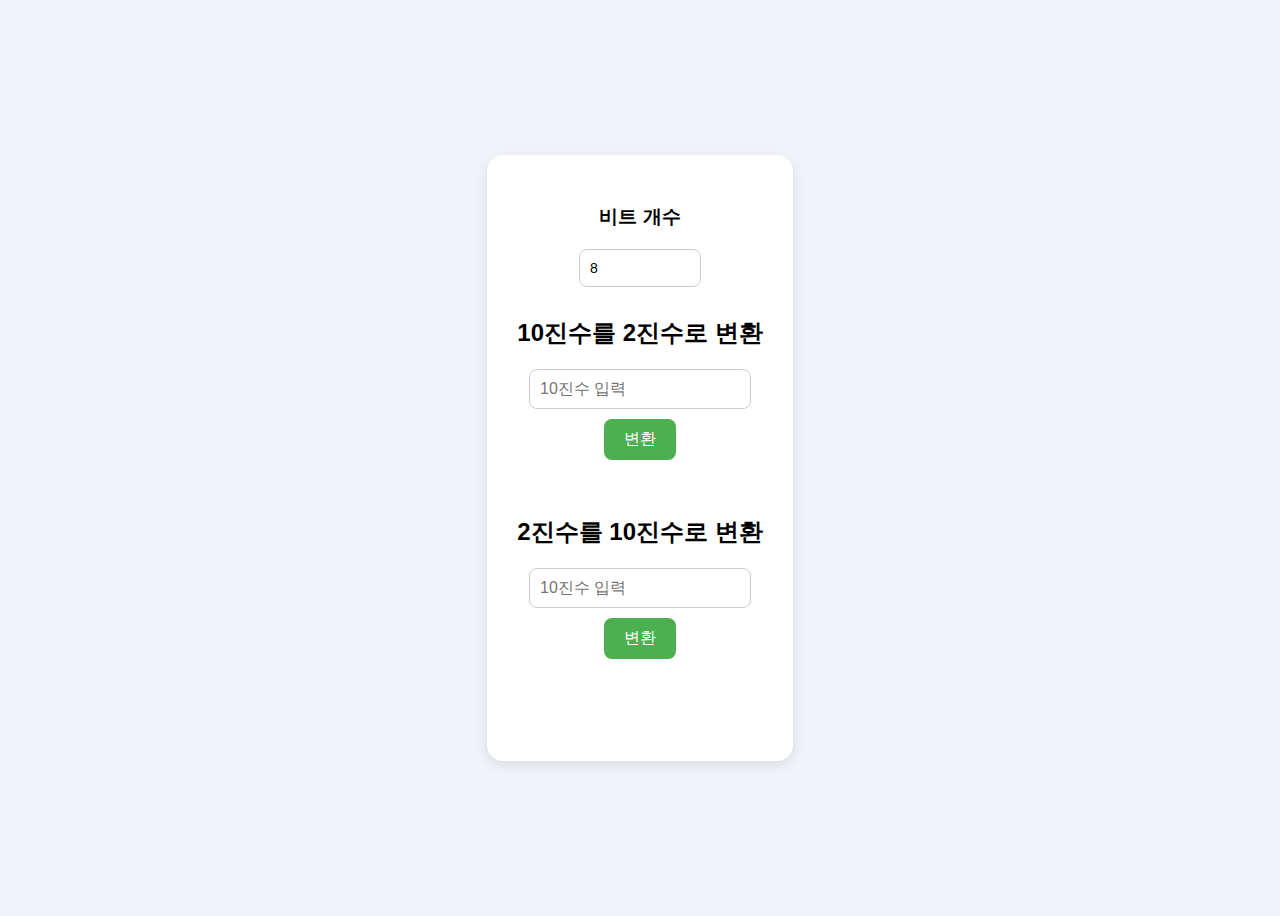
<file: index.html>
<!DOCTYPE html>
<html lang="ko">

<head>
  <meta charset="UTF-8">
  <meta name="viewport" content="width=device-width, initial-scale=1.0">
  <title>2진수 변환기</title>
  <style>
    body {
      font-family: 'Segoe UI', Tahoma, Geneva, Verdana, sans-serif;
      display: flex;
      justify-content: center;
      align-items: center;
      height: 100vh;
      background-color: #f0f4f8;
    }

    .converter {
      background-color: #fff;
      padding: 30px;
      border-radius: 16px;
      box-shadow: 0 4px 12px rgba(0, 0, 0, 0.1);
      text-align: center;
    }

    input {
      padding: 10px;
      font-size: 16px;
      border: 1px solid #ccc;
      border-radius: 8px;
      margin-bottom: 10px;
      width: 200px;
    }

    button {
      padding: 10px 20px;
      font-size: 16px;
      border: none;
      border-radius: 8px;
      background-color: #4caf50;
      color: white;
      cursor: pointer;
    }

    .result {
      margin-top: 20px;
      font-size: 18px;
      height: 16px;
      font-family: monospace;
      color: #333;
    }

    .small {
      width: 100px;
      font-size: 14px;
    }
  </style>
</head>

<body>
  <div class="converter">
    <h3>비트 개수</h3>
    <input type="number" class="small" id="bitLength" onkeyup="updateBitLength()" value="8" placeholder="비트 개수" />
    <h2>10진수를 2진수로 변환</h2>
    <input type="text" id="decimal" onkeyup="convert()" placeholder="10진수 입력" />
    <br>
    <button onclick="convert()">변환</button>
    <div class="result" id="binaryResult"></div>

    <h2>2진수를 10진수로 변환</h2>
    <input type="text" id="binary" onkeyup="convert2to10()" placeholder="10진수 입력" />
    <br>
    <button onclick="convert2to10()">변환</button>
    <div class="result" id="demicalResult"></div>
    <div class="result" id="demicalResult2"></div>

  </div>

  <script>
    let length = 8;
    const inputBitLength = document.getElementById('bitLength');
    function updateBitLength() {
      length = Number(inputBitLength.value)
      if(isNaN(length)) {
        length = 8;
      }
      convert()
      convert2to10()
    }

    function toBinaryFormat(binStr, length = 8) {
      binStr = binStr.padStart(length, '0');
      let result = '';
      for (let i = length - 1; i >= 0; i--) {
        result = binStr[i] + result;
        if ((length - i) % 4 === 0 && i > 0) {
          result = ' ' + result;
        }
      }
      return result;
    }

    function reverseBits(binStr) {
      return [...binStr].map(bit => bit === '1' ? '0' : (bit === '0' ? '1' : bit)).join('');
    }

    function convert() {
      const input = document.getElementById('decimal').value;
      const value = parseInt(input);

      let binary;

      if (isNaN(value)) {
        binary = '유효한 숫자를 입력해주세요';
      } else if (value >= 0) {
        binary = toBinaryFormat(value.toString(2), length);
      } else {
        let bin = (-value).toString(2).padStart(length, '0');
        let reversed = reverseBits(bin);
        let twosComp = (parseInt(reversed, 2) + 1).toString(2);
        binary = toBinaryFormat(twosComp, length);
      }

      document.getElementById('binaryResult').innerText = binary;
    }
  </script>
  <script>
    function BinToDec(binary) {
      binary = binary.replaceAll(' ', '')
      result = 0
      for (var i = 0; i < binary.length; i++) {
        result += 2 ** (binary.length - i - 1) * (binary[i] === '1' ? 1 : 0)
      }
      return result
    }

    const result2to10 = document.getElementById('demicalResult')
    const result2to10n = document.getElementById('demicalResult2')
    function convert2to10() {
      const input = document.getElementById('binary').value;
      const value = input;

      let demical = BinToDec(value);;
      
      if (value[0] == '1') {
        let negative = (demical - 1).toString(2);
        negative = reverseBits(toBinaryFormat(negative, length));
        negative = -BinToDec(negative);
        result2to10.innerText = `부호비트가 없는 경우 : ${demical}`;
        result2to10n.innerText = `부호비트가 있는 경우 : ${negative}`
      } else {
        result2to10.innerText = `부호비트에 상관 없이 : ${demical}`;
        result2to10n.innerText = ``;
      }
    }
  </script>
</body>

</html>
</file>
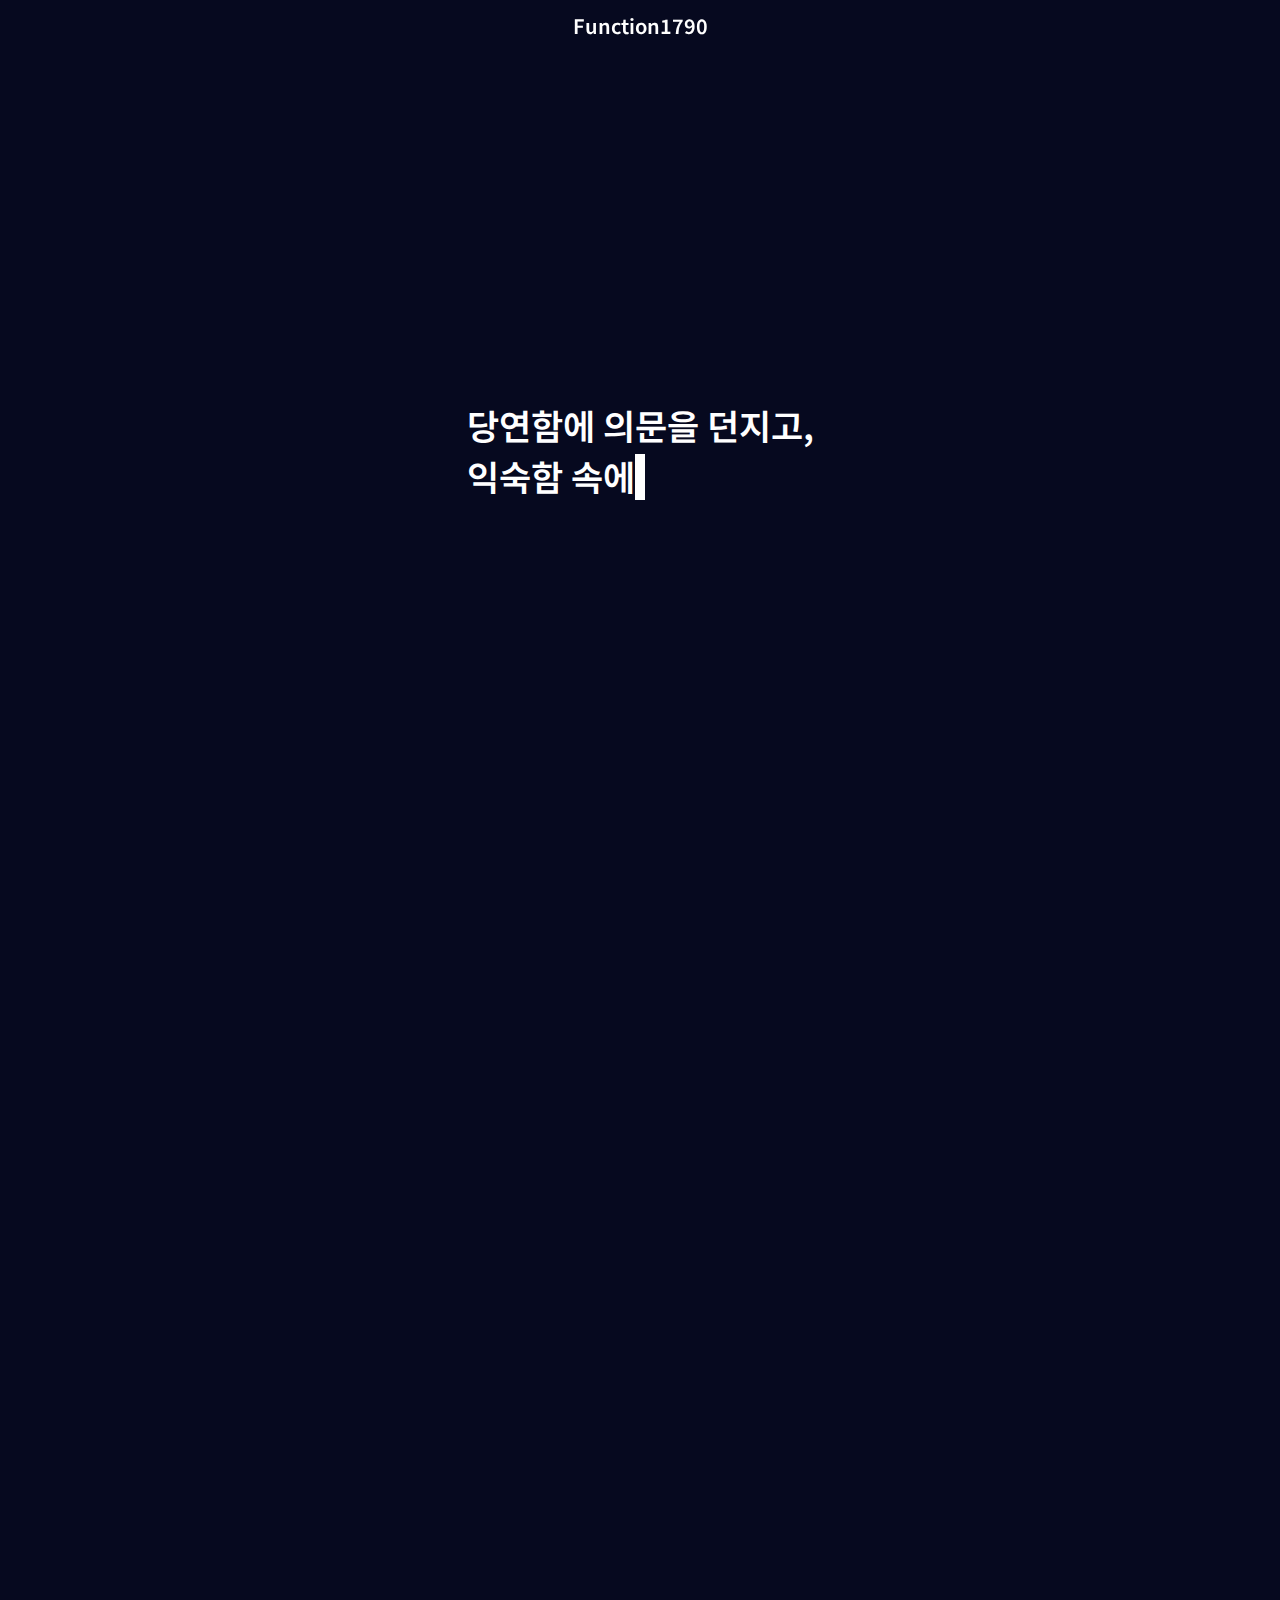
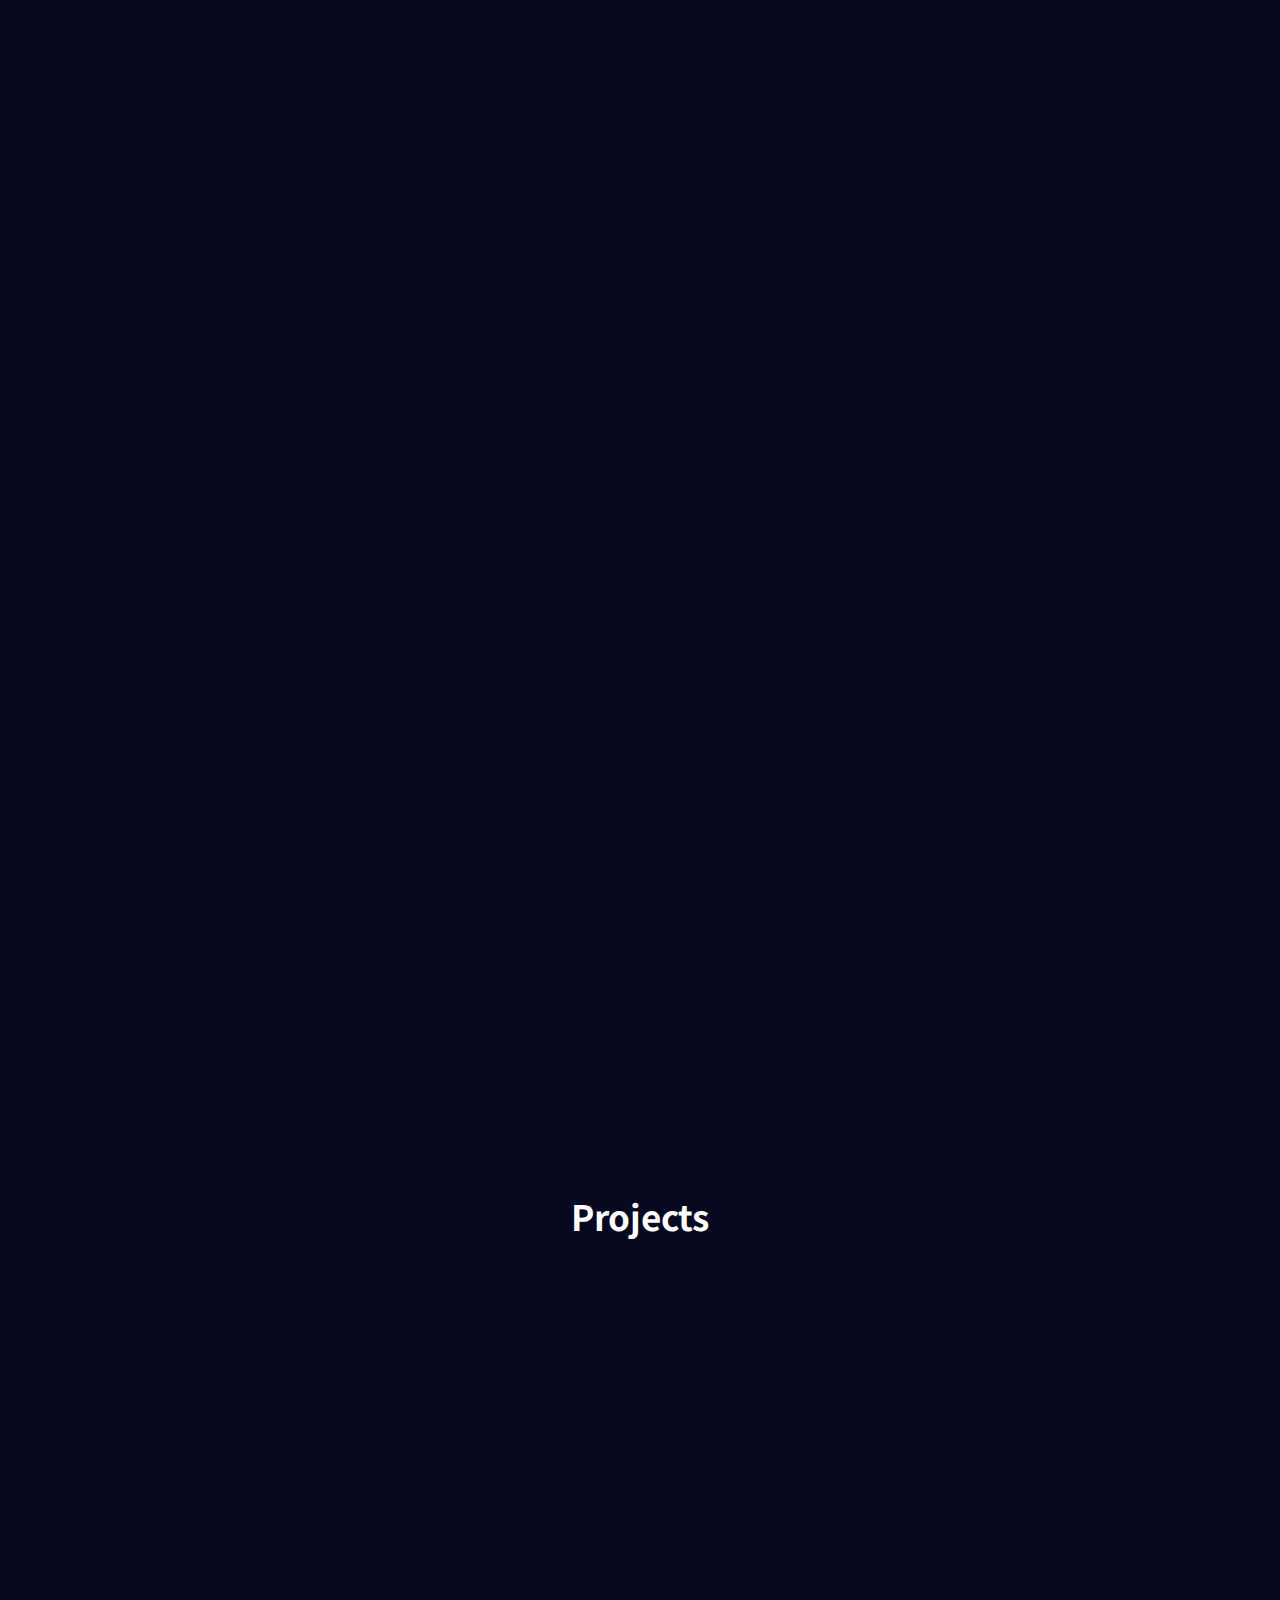
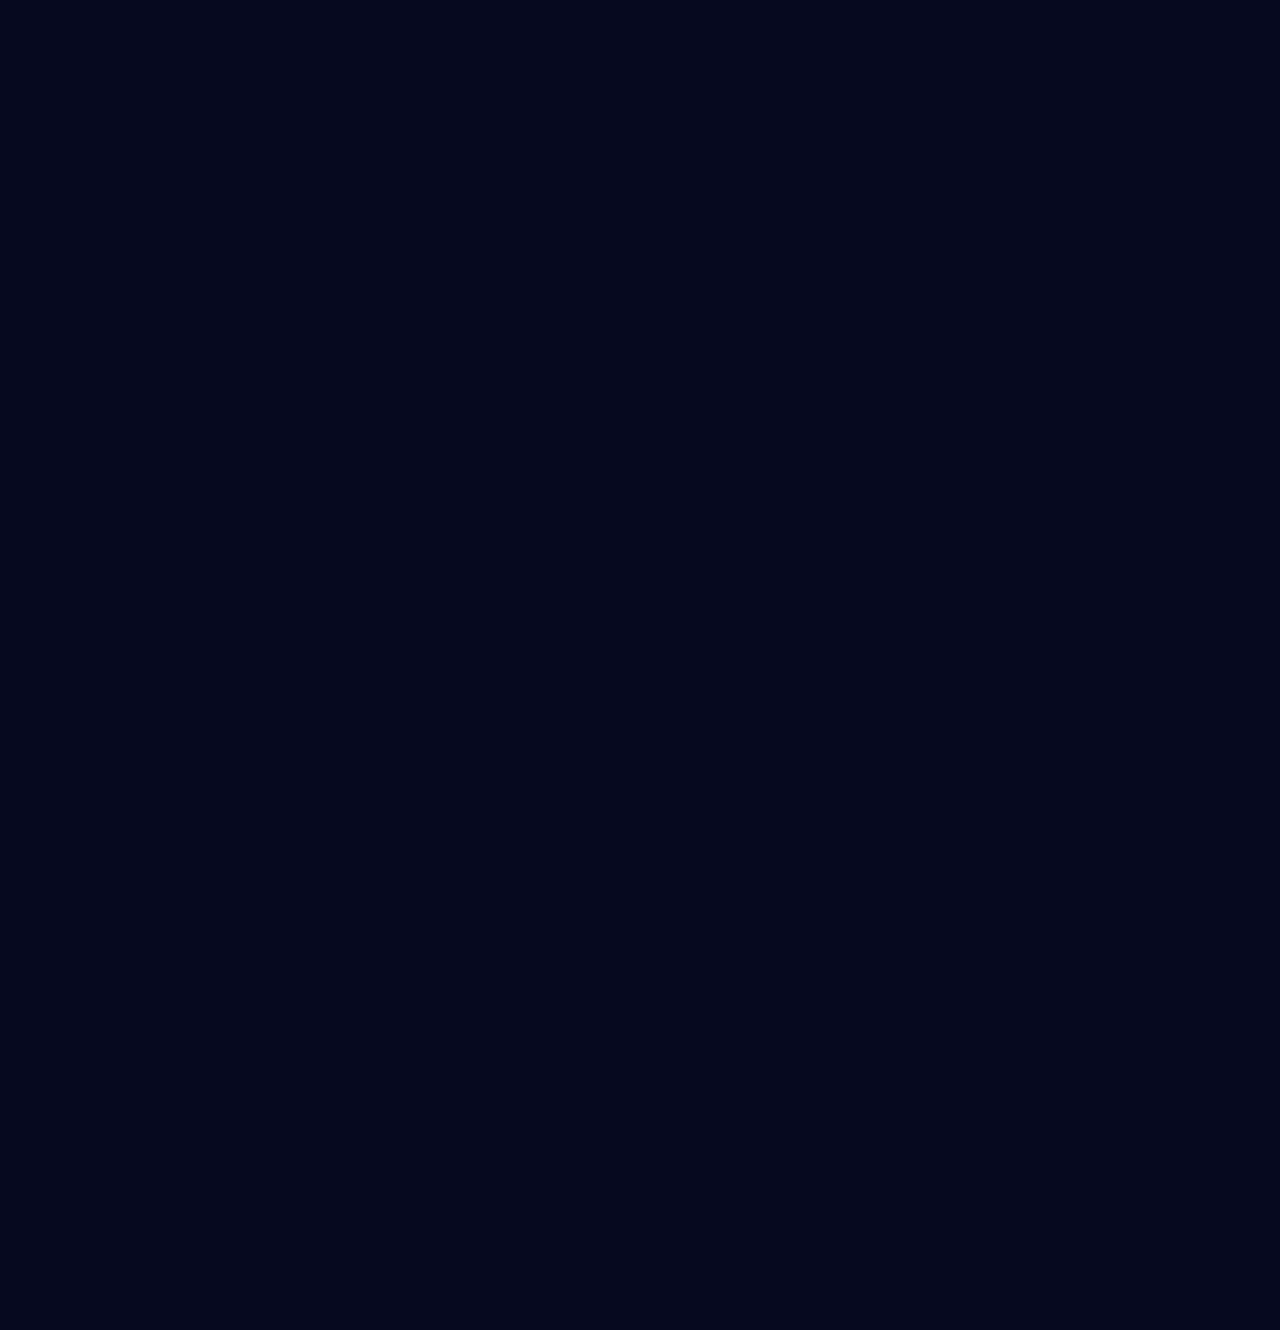
<file: backup/index.html>
<!DOCTYPE html>
<html lang="en">
<head>
  <meta charset="UTF-8">
  <meta name="viewport" content="width=device-width, initial-scale=1.0">
  <link rel="stylesheet" href="style.css">
  <link rel="stylesheet" href="https://cdnjs.cloudflare.com/ajax/libs/font-awesome/6.5.0/css/all.min.css">
  <title>Function1790</title>
</head>
<body>
  <nav>
    <header>
      Function1790
    </header>
  </nav>
  <section class="title-section">
    <div class="typing">...</div>
  </section>
  <section class="fade-up">
    <h2>About Me</h2>
    <div class="content">
      <h3>Who Am I</h3>
      <p>
      익숙함을 낯설게 바라보며,<br>
      문제 속에서 새로운 규칙을 발견하는<br>
      백엔드 개발자 이재헌입니다.<br>
      </p>
    </div>
    <div class="content">
      <h3>What I Do</h3>
      <p>
      당연하게 여겨지는 시스템 구조와 흐름 속에서<br>
      의문을 품고, 더 나은 설계와 보안을 고민합니다.<br>
      사용자와 개발자를 모두 이해하려 노력하는<br>
      균형 감각 있는 개발을 지향합니다.<br>
      </p>
    </div>
  </section>
  <section class="fade-up">
    <h2>Skills</h2>
    <div class="content">
      <h3>Languages</h3>
      <p>
        <div class="list-table">
          <div class="left">
            R, C, <br>
            Python,<br>
            Javascript,<br>
          </div>
          <div class="right">
            C#<br>
            Java<br>
            Typescript<br>
          </div>
        </div>
      </p>
    </div>
    <div class="content">
      <h3>Frameworks</h3>
      <p>
        WPF, Express, NestJS
      </p>
    </div>
  </section>
  <section class="projects-section">
    <h2>Projects</h2>
    <div class="project-list">
    
      <div class="project-item slide-in left">
        <img src="/img/wearandshare.png">
        <p class="project-name">Wear & Share</p>
      </div>

      <div class="project-item slide-in right">
        <img src="/img/kakao.png">
        <p class="project-name">KakaoTalk Clone Coding</p>
      </div>

      <div class="project-item slide-in left">
        <img src="/img/bookroot.jpg">
        <p class="project-name">Book Root</p>
      </div>

      <div class="project-item slide-in right">
        <img src="/img/seodang.jpg">
        <p class="project-name">SeoDang</p>
      </div>

      <div class="project-item slide-in left">
        <img src="/img/tshop.png">
        <p class="project-name">T-Shop</p>
      </div>

    </div>
  </section>
  <section class="contact-section fade-up">
  <h2 class="section-title">Contacts</h2>
  <div class="contact-list">
    <div class="contact-item">
      <div>
        <i class="fab fa-instagram"></i>
        <span class="contact-label">Instagram</span>
      </div>
      <span class="contact-value">@jheon._.lee06</span>
    </div>
    <div class="contact-item">
      <div>
        <i class="fab fa-github"></i>
        <span class="contact-label">GitHub</span>
      </div>
      <span class="contact-value">Function1790</span>
    </div>
  </div>
</section>
</body>
<script src="script.js"></script>
</html>
</file>
<file: backup/style.css>
@import url('https://fonts.googleapis.com/css2?family=Inter:ital,opsz,wght@0,14..32,100..900;1,14..32,100..900&family=Noto+Sans+KR:wght@100..900&display=swap');

* {
    padding: 0;
    margin: 0;
    box-sizing: border-box;
}

body {
    /*background: linear-gradient(rgb(100, 100, 250), rgb(100, 100, 250));*/
    background-color: #06091f;
    font-family: "Noto Sans KR", sans-serif;
    font-optical-sizing: auto;
    font-weight: 400;
    font-style: normal;
    color: white;
    font-size: 25px;
}

.title-section {}

nav {
    display: flex;
    align-items: center;
    justify-content: center;
    position: fixed;
    backdrop-filter: blur(4px);
    width: 100%;
    height: 50px;
    padding: 0 15px;
    z-index: 10;
}

nav>header {
    font-weight: 600;
    font-size: 20px;
}

.typing {
    font-size: 35px;
    font-weight: 600;
    user-select: none;
}

.cursor {
    background-color: white;
    color: transparent;
    width: 2px;
    height: 50px;
    font-size: 32px;
}

.content {
    display: flex;
    flex-direction: column;
    justify-content: center;
    align-items: center;
    margin-bottom: 50px;
}

section {
    display: flex;
    flex-direction: column;
    justify-content: center;
    align-items: center;
    min-height: 100vh;
    width: 100%;
}

p,
.list-table>* {
    text-align: center;
    font-size: 16px;
    color: rgba(225, 225, 225, 0.87);
}

h2 {
    font-size: 35px;
    margin-bottom: 70px;
    transition: 0.5s;
    cursor: pointer;
}

h2:hover {
    transform: scale(1.1);
}

h3 {
    font-size: 27px;
    margin-bottom: 10px;
}

.list-table {
    display: flex;
    flex-direction: row;
}

.list-table>.left {
    display: flex;
    text-align: right;
    padding-right: 2px;
}

.list-table>.right {
    display: flex;
    text-align: left;
    padding-left: 2px;
}

.img-table {
    display: block;
}

.img-table>img {
    width: 50px;
}

/* Fade-Up */
.fade-up {
    opacity: 0;
    transform: translateY(30px);
    transition: all 0.7s ease-out;
}

.fade-up.show {
    opacity: 1;
    transform: translateY(0);
}

/* Projects */
.projects-section>h2 {
    margin-bottom: 40px;
}

.section-title {
    font-size: 2rem;
    margin-bottom: 40px;
    font-weight: 600;
}

.project-list {
    width: 450;
    padding: 25px 25px;
    border-radius: 25px;
    display: flex;
    flex-direction: column;
    align-items: center;
    gap: 20px;
}

.project-item {
    display: flex;
    align-items: center;
    gap: 20px;
    width: 100%;
    padding: 10px 20px;
    background-color: rgba(91, 97, 156, 0.096);
    background: blur(5px);
    border-radius: 12px;
    transition: transform 0.3s ease;
}

.project-item:hover {
    transform: scale(1.03);
}

.project-item img {
    width: 80px;
    height: 80px;
    object-fit: cover;
    border-radius: 10px;
    border: none;
}

.project-name {
    font-size: 1.2rem;
    font-weight: 500;
    color: white;
}

/* Projects Anm */
.project-item {
    opacity: 0;
    transform: translateX(0);
}

.project-item.left.show {
    animation: slideInFromLeft 0.8s ease-out forwards;
}

.project-item.right.show {
    animation: slideInFromRight 0.8s ease-out forwards;
}

@keyframes slideInFromLeft {
    from {
        opacity: 0;
        transform: translateX(-80px);
    }

    to {
        opacity: 1;
        transform: translateX(0);
    }
}

@keyframes slideInFromRight {
    from {
        opacity: 0;
        transform: translateX(80px);
    }

    to {
        opacity: 1;
        transform: translateX(0);
    }
}


/* Contacts */
.contact-section {
    padding: 80px 20px;
    color: #ffffff;
    text-align: center;
}

.section-title {
    font-size: 2rem;
    margin-bottom: 40px;
    font-weight: 600;
}

.contact-list {
    display: flex;
    flex-direction: column;
    align-items: center;
    gap: 20px;
}

.contact-item {
    display: flex;
    justify-content: space-between;
    align-items: center;
    width: 300px;
    padding: 15px 20px;
    background-color: rgba(255, 255, 255, 0.05);
    border-radius: 10px;
    font-size: 1.1rem;
    transition: background 0.3s ease;
}

.contact-item:hover {
    background-color: rgba(255, 255, 255, 0.1);
}

.contact-label {
    font-weight: 600;
    color: #ffffff;
    /* 포인트 컬러 */
}

.contact-value {
    color: #ffffff;
}

.skill-table {
    gap: 20px;
}

.skill-row {
    display: flex;
    flex-direction: row;
    gap: 15px;
}

.skill-item {
    background-color: white;
    border-radius: 8px;
    width: 124px;
    height: 48px;
    display: flex;
}

.skill-item-header {
    display: flex;
    justify-content: center;
    align-items: center;
    padding: 5px;
}

.skill-item-header > img {
    width: 30px;
}

.skill-item-content {
    display: flex;
    align-items: center;
    color: black;
    font-size: 20px;
}
</file>
